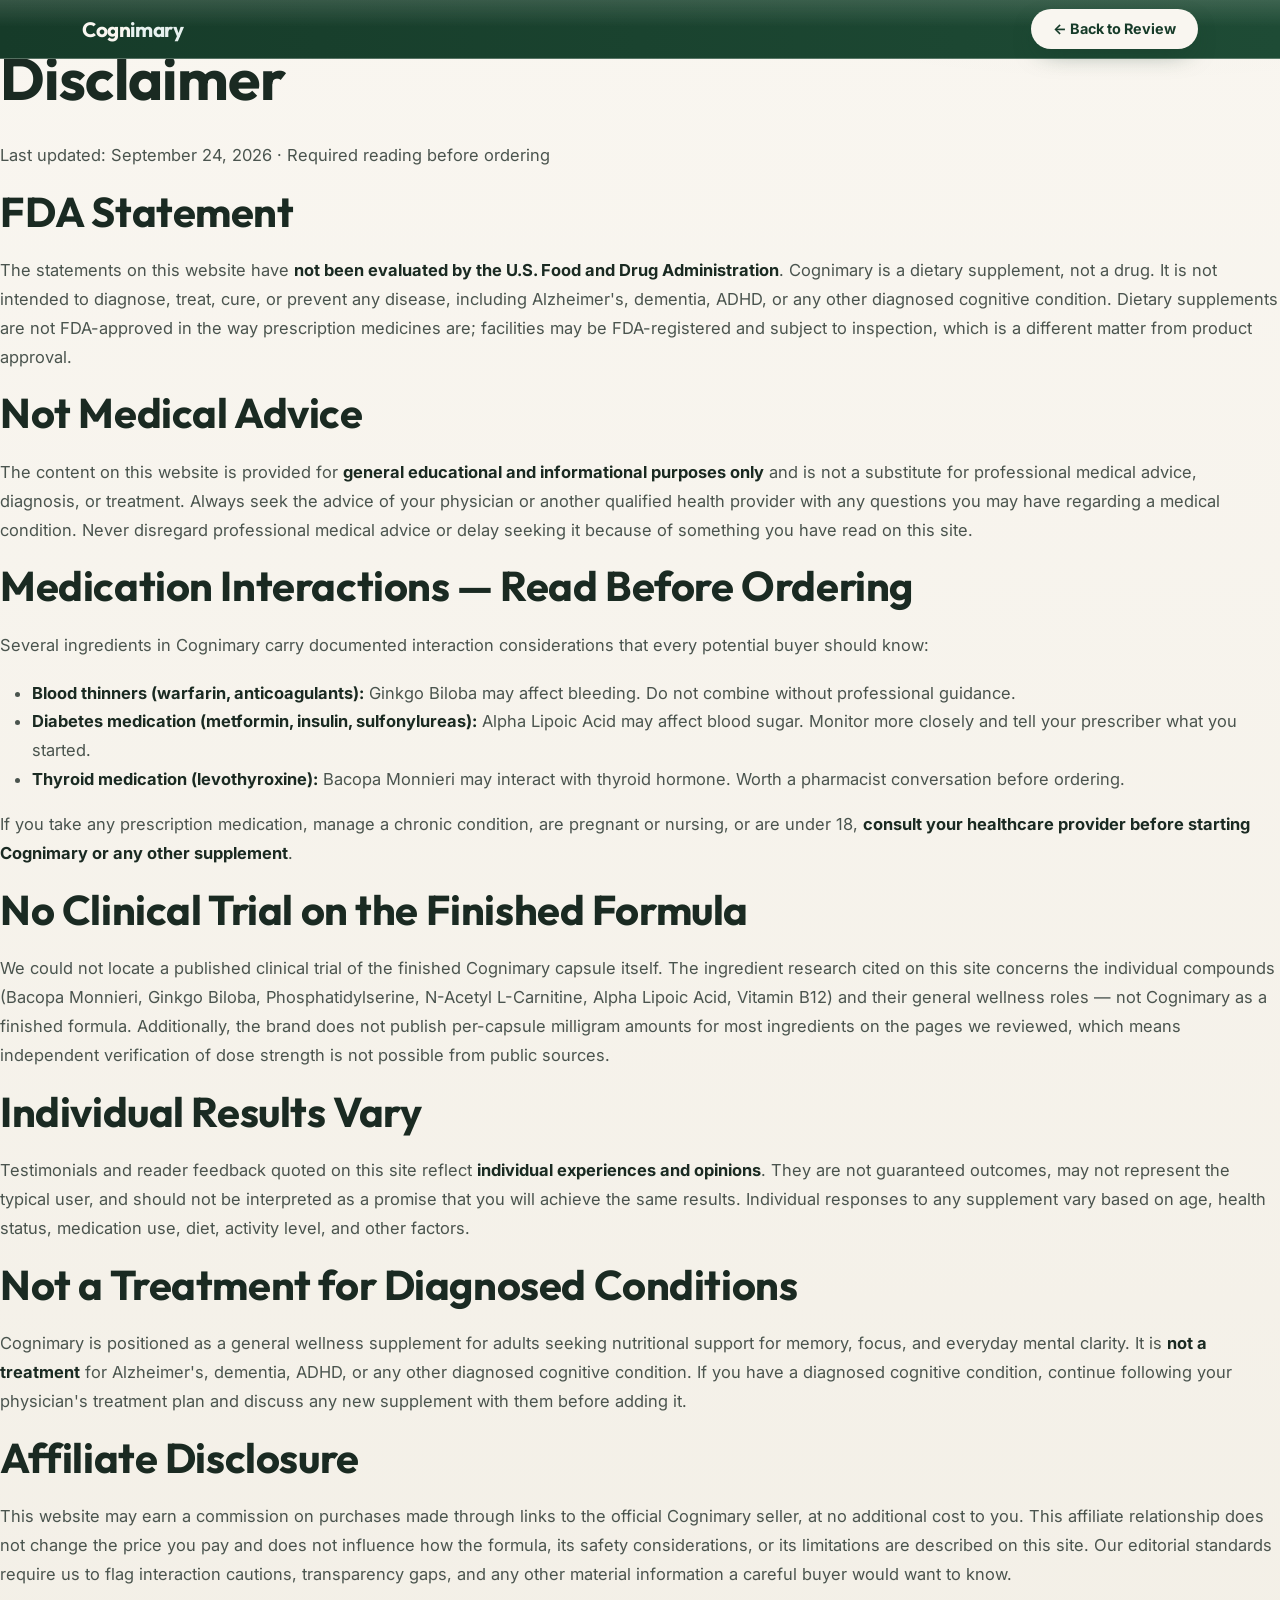
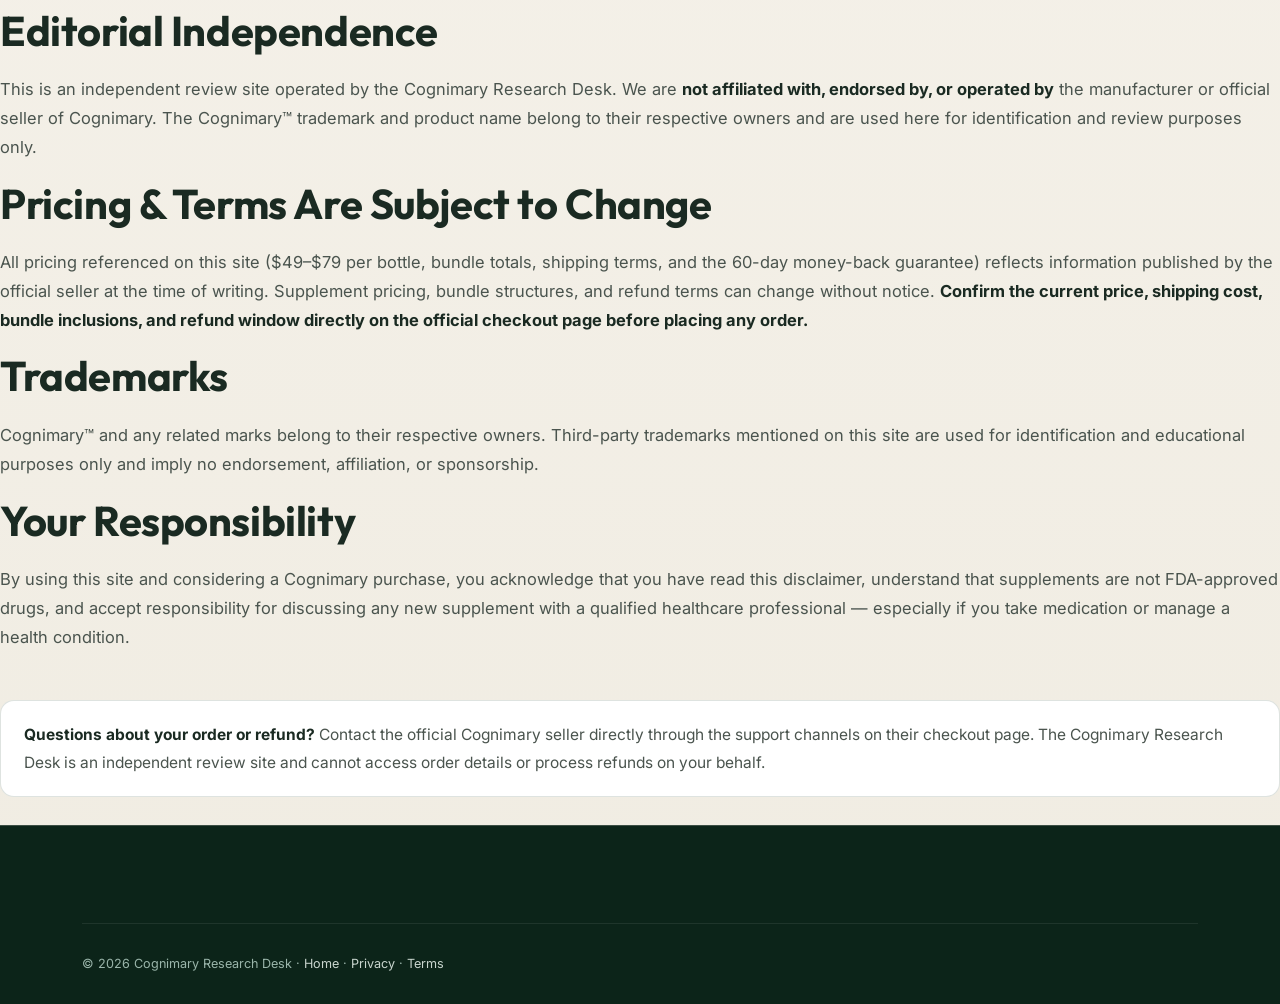
<file: disclaimer.html>
<!DOCTYPE html>
<html lang="en">
<head>
<meta charset="UTF-8">
<meta name="viewport" content="width=device-width, initial-scale=1.0">
<meta http-equiv="Content-Language" content="en">
<meta name="language" content="English">
<title>Disclaimer | Cognimary® — Independent Cognitive Health Review</title>
<meta name="description" content="Important disclaimers for the independent Cognimary review: FDA status, medical advice, medication interactions, and affiliate disclosure.">
<meta name="robots" content="noindex, follow">
<link rel="canonical" href="https://mycognimary.org/disclaimer.html">
<link rel="preconnect" href="https://fonts.googleapis.com">
<link rel="preconnect" href="https://fonts.gstatic.com" crossorigin>
<link href="https://fonts.googleapis.com/css2?family=Outfit:wght@400;600;700&family=Inter:wght@400;500;600&family=JetBrains+Mono:wght@400;500&display=swap" rel="stylesheet">
<link href="https://cdn.jsdelivr.net/npm/bootstrap@5.3.3/dist/css/bootstrap.min.css" rel="stylesheet">
<link rel="stylesheet" href="style.css">
<script type="application/ld+json">
{"@context":"https://schema.org","@type":"WebPage","name":"Disclaimer","publisher":{"@type":"Organization","name":"Cognimary Research Desk"}}
</script>
</head>
<body>
<nav class="navbar navbar-expand-lg cm-nav fixed-top">
  <div class="container">
    <a class="navbar-brand" href="index.html"><div class="cm-brandtype">Cogn<em>imary</em></div></a>
    <a href="index.html" class="cm-btn cm-btn--green cm-btn--sm">← Back to Review</a>
  </div>
</nav>

<main class="cm-page">
  <span class="cm-eyebrow">Legal</span>
  <h1>Disclaimer</h1>
  <p class="cm-meta">Last updated: September 24, 2026 · Required reading before ordering</p>

  <h2>FDA Statement</h2>
  <p>The statements on this website have <strong>not been evaluated by the U.S. Food and Drug Administration</strong>. Cognimary is a dietary supplement, not a drug. It is not intended to diagnose, treat, cure, or prevent any disease, including Alzheimer's, dementia, ADHD, or any other diagnosed cognitive condition. Dietary supplements are not FDA-approved in the way prescription medicines are; facilities may be FDA-registered and subject to inspection, which is a different matter from product approval.</p>

  <h2>Not Medical Advice</h2>
  <p>The content on this website is provided for <strong>general educational and informational purposes only</strong> and is not a substitute for professional medical advice, diagnosis, or treatment. Always seek the advice of your physician or another qualified health provider with any questions you may have regarding a medical condition. Never disregard professional medical advice or delay seeking it because of something you have read on this site.</p>

  <h2>Medication Interactions — Read Before Ordering</h2>
  <p>Several ingredients in Cognimary carry documented interaction considerations that every potential buyer should know:</p>
  <ul>
    <li><strong>Blood thinners (warfarin, anticoagulants):</strong> Ginkgo Biloba may affect bleeding. Do not combine without professional guidance.</li>
    <li><strong>Diabetes medication (metformin, insulin, sulfonylureas):</strong> Alpha Lipoic Acid may affect blood sugar. Monitor more closely and tell your prescriber what you started.</li>
    <li><strong>Thyroid medication (levothyroxine):</strong> Bacopa Monnieri may interact with thyroid hormone. Worth a pharmacist conversation before ordering.</li>
  </ul>
  <p>If you take any prescription medication, manage a chronic condition, are pregnant or nursing, or are under 18, <strong>consult your healthcare provider before starting Cognimary or any other supplement</strong>.</p>

  <h2>No Clinical Trial on the Finished Formula</h2>
  <p>We could not locate a published clinical trial of the finished Cognimary capsule itself. The ingredient research cited on this site concerns the individual compounds (Bacopa Monnieri, Ginkgo Biloba, Phosphatidylserine, N-Acetyl L-Carnitine, Alpha Lipoic Acid, Vitamin B12) and their general wellness roles — not Cognimary as a finished formula. Additionally, the brand does not publish per-capsule milligram amounts for most ingredients on the pages we reviewed, which means independent verification of dose strength is not possible from public sources.</p>

  <h2>Individual Results Vary</h2>
  <p>Testimonials and reader feedback quoted on this site reflect <strong>individual experiences and opinions</strong>. They are not guaranteed outcomes, may not represent the typical user, and should not be interpreted as a promise that you will achieve the same results. Individual responses to any supplement vary based on age, health status, medication use, diet, activity level, and other factors.</p>

  <h2>Not a Treatment for Diagnosed Conditions</h2>
  <p>Cognimary is positioned as a general wellness supplement for adults seeking nutritional support for memory, focus, and everyday mental clarity. It is <strong>not a treatment</strong> for Alzheimer's, dementia, ADHD, or any other diagnosed cognitive condition. If you have a diagnosed cognitive condition, continue following your physician's treatment plan and discuss any new supplement with them before adding it.</p>

  <h2>Affiliate Disclosure</h2>
  <p>This website may earn a commission on purchases made through links to the official Cognimary seller, at no additional cost to you. This affiliate relationship does not change the price you pay and does not influence how the formula, its safety considerations, or its limitations are described on this site. Our editorial standards require us to flag interaction cautions, transparency gaps, and any other material information a careful buyer would want to know.</p>

  <h2>Editorial Independence</h2>
  <p>This is an independent review site operated by the Cognimary Research Desk. We are <strong>not affiliated with, endorsed by, or operated by</strong> the manufacturer or official seller of Cognimary. The Cognimary™ trademark and product name belong to their respective owners and are used here for identification and review purposes only.</p>

  <h2>Pricing & Terms Are Subject to Change</h2>
  <p>All pricing referenced on this site ($49–$79 per bottle, bundle totals, shipping terms, and the 60-day money-back guarantee) reflects information published by the official seller at the time of writing. Supplement pricing, bundle structures, and refund terms can change without notice. <strong>Confirm the current price, shipping cost, bundle inclusions, and refund window directly on the official checkout page before placing any order.</strong></p>

  <h2>Trademarks</h2>
  <p>Cognimary™ and any related marks belong to their respective owners. Third-party trademarks mentioned on this site are used for identification and educational purposes only and imply no endorsement, affiliation, or sponsorship.</p>

  <h2>Your Responsibility</h2>
  <p>By using this site and considering a Cognimary purchase, you acknowledge that you have read this disclaimer, understand that supplements are not FDA-approved drugs, and accept responsibility for discussing any new supplement with a qualified healthcare professional — especially if you take medication or manage a health condition.</p>

  <div class="cm-note mt-5">
    <p><strong>Questions about your order or refund?</strong> Contact the official Cognimary seller directly through the support channels on their checkout page. The Cognimary Research Desk is an independent review site and cannot access order details or process refunds on your behalf.</p>
  </div>
</main>

<footer class="cm-foot">
  <div class="container">
    <div class="cm-legal">
      <p>© 2026 Cognimary Research Desk · <a href="index.html">Home</a> · <a href="privacy-policy.html">Privacy</a> · <a href="terms-conditions.html">Terms</a></p>
    </div>
  </div>
</footer>
</body>
</html>
</file>
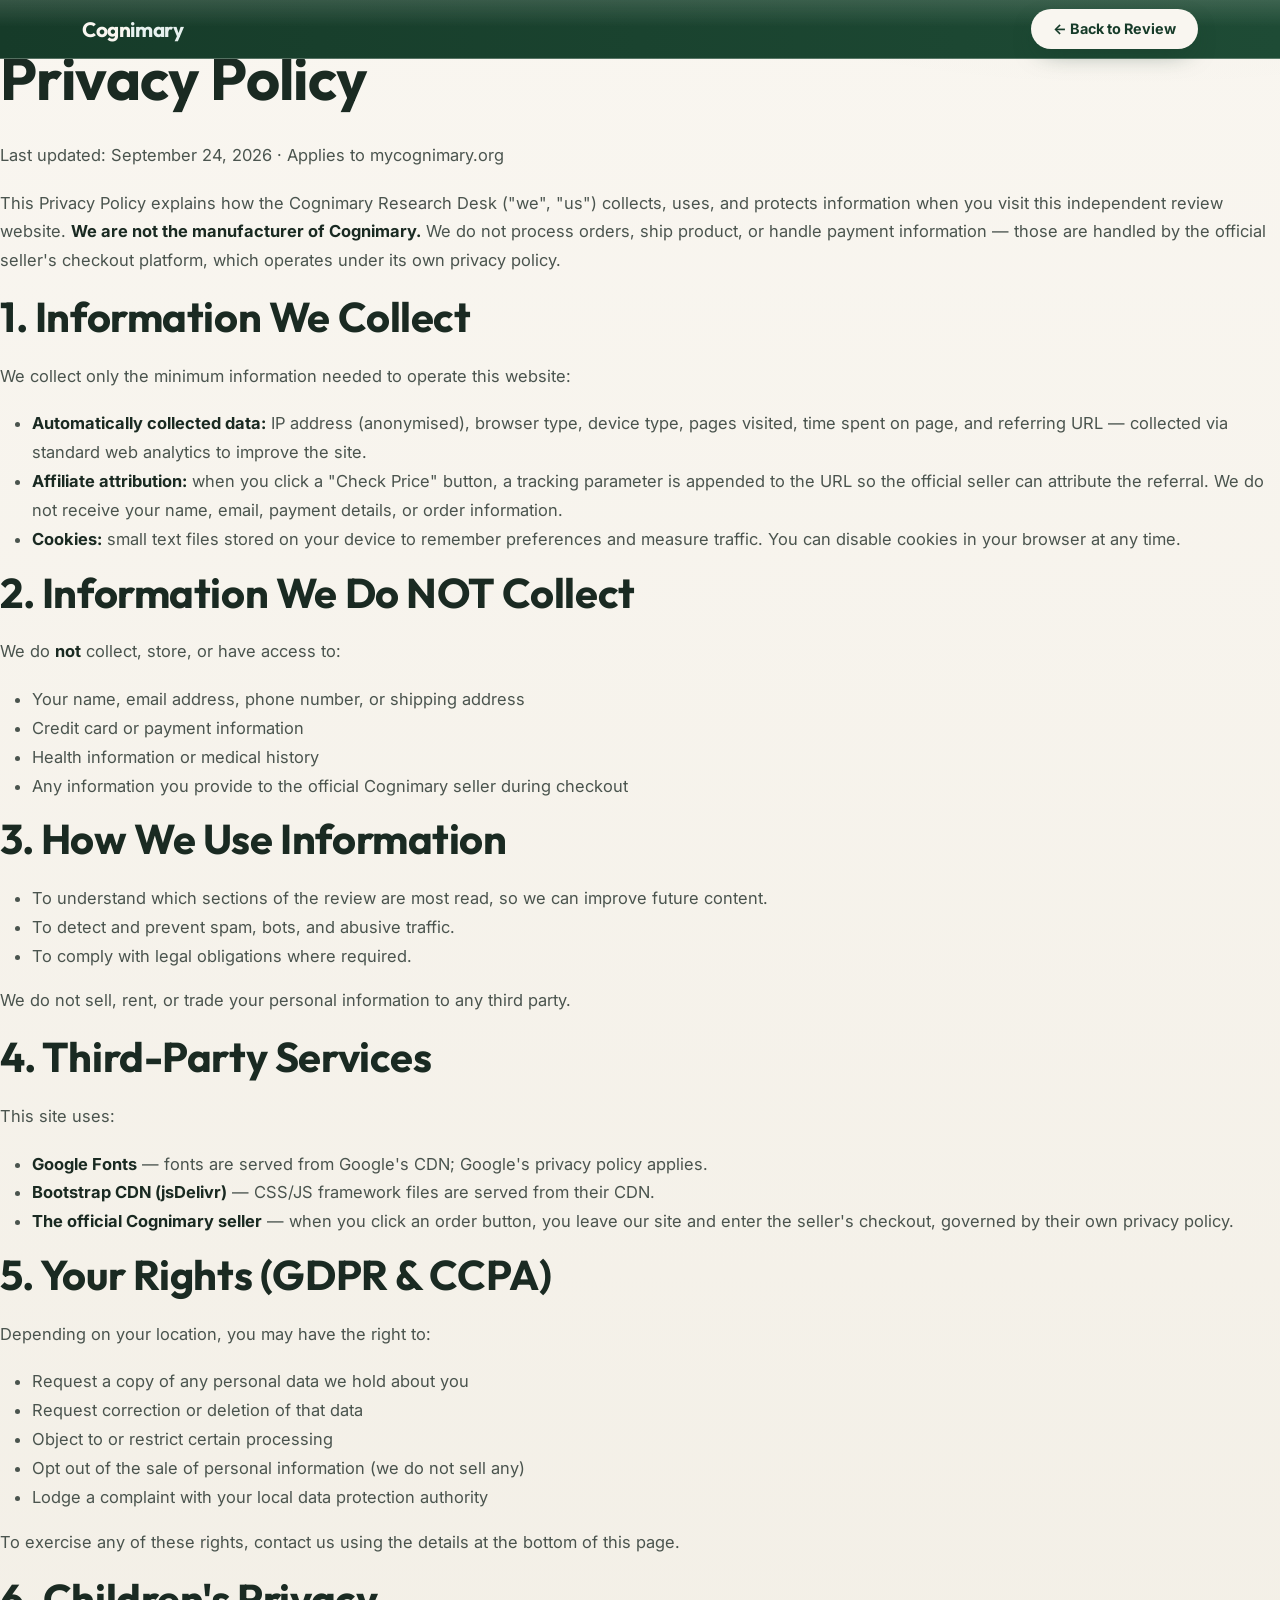
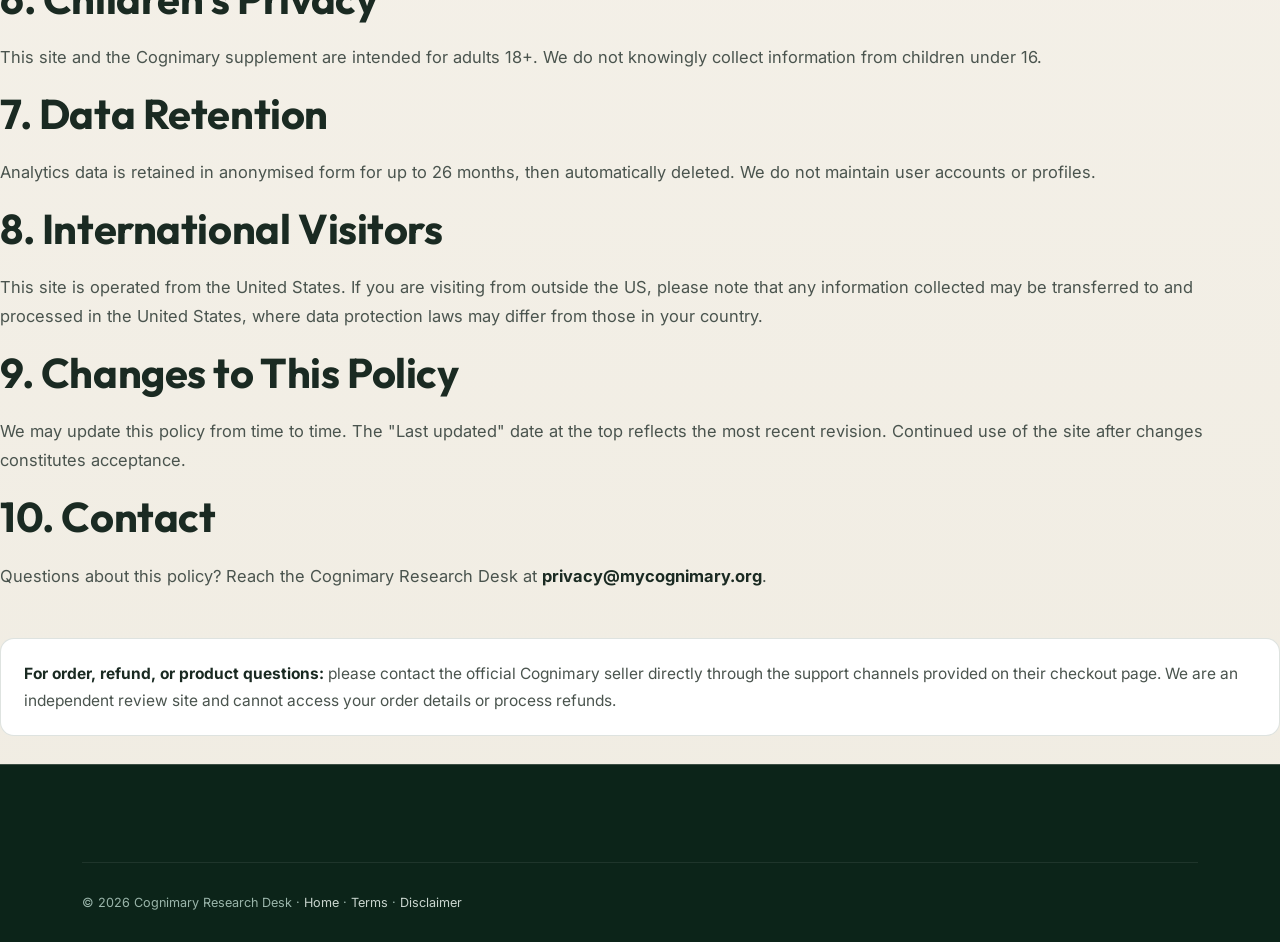
<file: privacy-policy.html>
<!DOCTYPE html>
<html lang="en">
<head>
<meta charset="UTF-8">
<meta name="viewport" content="width=device-width, initial-scale=1.0">
<meta http-equiv="Content-Language" content="en">
<meta name="language" content="English">
<title>Privacy Policy | Cognimary® — Independent Cognitive Health Review</title>
<meta name="description" content="Cognimary review site privacy policy. How we handle visitor data, cookies, affiliate attribution, and your rights under GDPR and CCPA.">
<meta name="robots" content="noindex, follow">
<link rel="canonical" href="https://mycognimary.org/privacy-policy.html">
<link rel="preconnect" href="https://fonts.googleapis.com">
<link rel="preconnect" href="https://fonts.gstatic.com" crossorigin>
<link href="https://fonts.googleapis.com/css2?family=Outfit:wght@400;600;700&family=Inter:wght@400;500;600&family=JetBrains+Mono:wght@400;500&display=swap" rel="stylesheet">
<link href="https://cdn.jsdelivr.net/npm/bootstrap@5.3.3/dist/css/bootstrap.min.css" rel="stylesheet">
<link rel="stylesheet" href="style.css">
<script type="application/ld+json">
{"@context":"https://schema.org","@type":"WebPage","name":"Privacy Policy","publisher":{"@type":"Organization","name":"Cognimary Research Desk"}}
</script>
</head>
<body>
<nav class="navbar navbar-expand-lg cm-nav fixed-top">
  <div class="container">
    <a class="navbar-brand" href="index.html"><div class="cm-brandtype">Cogn<em>imary</em></div></a>
    <a href="index.html" class="cm-btn cm-btn--green cm-btn--sm">← Back to Review</a>
  </div>
</nav>

<main class="cm-page">
  <span class="cm-eyebrow">Legal</span>
  <h1>Privacy Policy</h1>
  <p class="cm-meta">Last updated: September 24, 2026 · Applies to mycognimary.org</p>

  <p>This Privacy Policy explains how the Cognimary Research Desk ("we", "us") collects, uses, and protects information when you visit this independent review website. <strong>We are not the manufacturer of Cognimary.</strong> We do not process orders, ship product, or handle payment information — those are handled by the official seller's checkout platform, which operates under its own privacy policy.</p>

  <h2>1. Information We Collect</h2>
  <p>We collect only the minimum information needed to operate this website:</p>
  <ul>
    <li><strong>Automatically collected data:</strong> IP address (anonymised), browser type, device type, pages visited, time spent on page, and referring URL — collected via standard web analytics to improve the site.</li>
    <li><strong>Affiliate attribution:</strong> when you click a "Check Price" button, a tracking parameter is appended to the URL so the official seller can attribute the referral. We do not receive your name, email, payment details, or order information.</li>
    <li><strong>Cookies:</strong> small text files stored on your device to remember preferences and measure traffic. You can disable cookies in your browser at any time.</li>
  </ul>

  <h2>2. Information We Do NOT Collect</h2>
  <p>We do <strong>not</strong> collect, store, or have access to:</p>
  <ul>
    <li>Your name, email address, phone number, or shipping address</li>
    <li>Credit card or payment information</li>
    <li>Health information or medical history</li>
    <li>Any information you provide to the official Cognimary seller during checkout</li>
  </ul>

  <h2>3. How We Use Information</h2>
  <ul>
    <li>To understand which sections of the review are most read, so we can improve future content.</li>
    <li>To detect and prevent spam, bots, and abusive traffic.</li>
    <li>To comply with legal obligations where required.</li>
  </ul>
  <p>We do not sell, rent, or trade your personal information to any third party.</p>

  <h2>4. Third-Party Services</h2>
  <p>This site uses:</p>
  <ul>
    <li><strong>Google Fonts</strong> — fonts are served from Google's CDN; Google's privacy policy applies.</li>
    <li><strong>Bootstrap CDN (jsDelivr)</strong> — CSS/JS framework files are served from their CDN.</li>
    <li><strong>The official Cognimary seller</strong> — when you click an order button, you leave our site and enter the seller's checkout, governed by their own privacy policy.</li>
  </ul>

  <h2>5. Your Rights (GDPR & CCPA)</h2>
  <p>Depending on your location, you may have the right to:</p>
  <ul>
    <li>Request a copy of any personal data we hold about you</li>
    <li>Request correction or deletion of that data</li>
    <li>Object to or restrict certain processing</li>
    <li>Opt out of the sale of personal information (we do not sell any)</li>
    <li>Lodge a complaint with your local data protection authority</li>
  </ul>
  <p>To exercise any of these rights, contact us using the details at the bottom of this page.</p>

  <h2>6. Children's Privacy</h2>
  <p>This site and the Cognimary supplement are intended for adults 18+. We do not knowingly collect information from children under 16.</p>

  <h2>7. Data Retention</h2>
  <p>Analytics data is retained in anonymised form for up to 26 months, then automatically deleted. We do not maintain user accounts or profiles.</p>

  <h2>8. International Visitors</h2>
  <p>This site is operated from the United States. If you are visiting from outside the US, please note that any information collected may be transferred to and processed in the United States, where data protection laws may differ from those in your country.</p>

  <h2>9. Changes to This Policy</h2>
  <p>We may update this policy from time to time. The "Last updated" date at the top reflects the most recent revision. Continued use of the site after changes constitutes acceptance.</p>

  <h2>10. Contact</h2>
  <p>Questions about this policy? Reach the Cognimary Research Desk at <strong>privacy@mycognimary.org</strong>.</p>

  <div class="cm-note mt-5">
    <p><strong>For order, refund, or product questions:</strong> please contact the official Cognimary seller directly through the support channels provided on their checkout page. We are an independent review site and cannot access your order details or process refunds.</p>
  </div>
</main>

<footer class="cm-foot">
  <div class="container">
    <div class="cm-legal">
      <p>© 2026 Cognimary Research Desk · <a href="index.html">Home</a> · <a href="terms-conditions.html">Terms</a> · <a href="disclaimer.html">Disclaimer</a></p>
    </div>
  </div>
</footer>
</body>
</html>
</file>
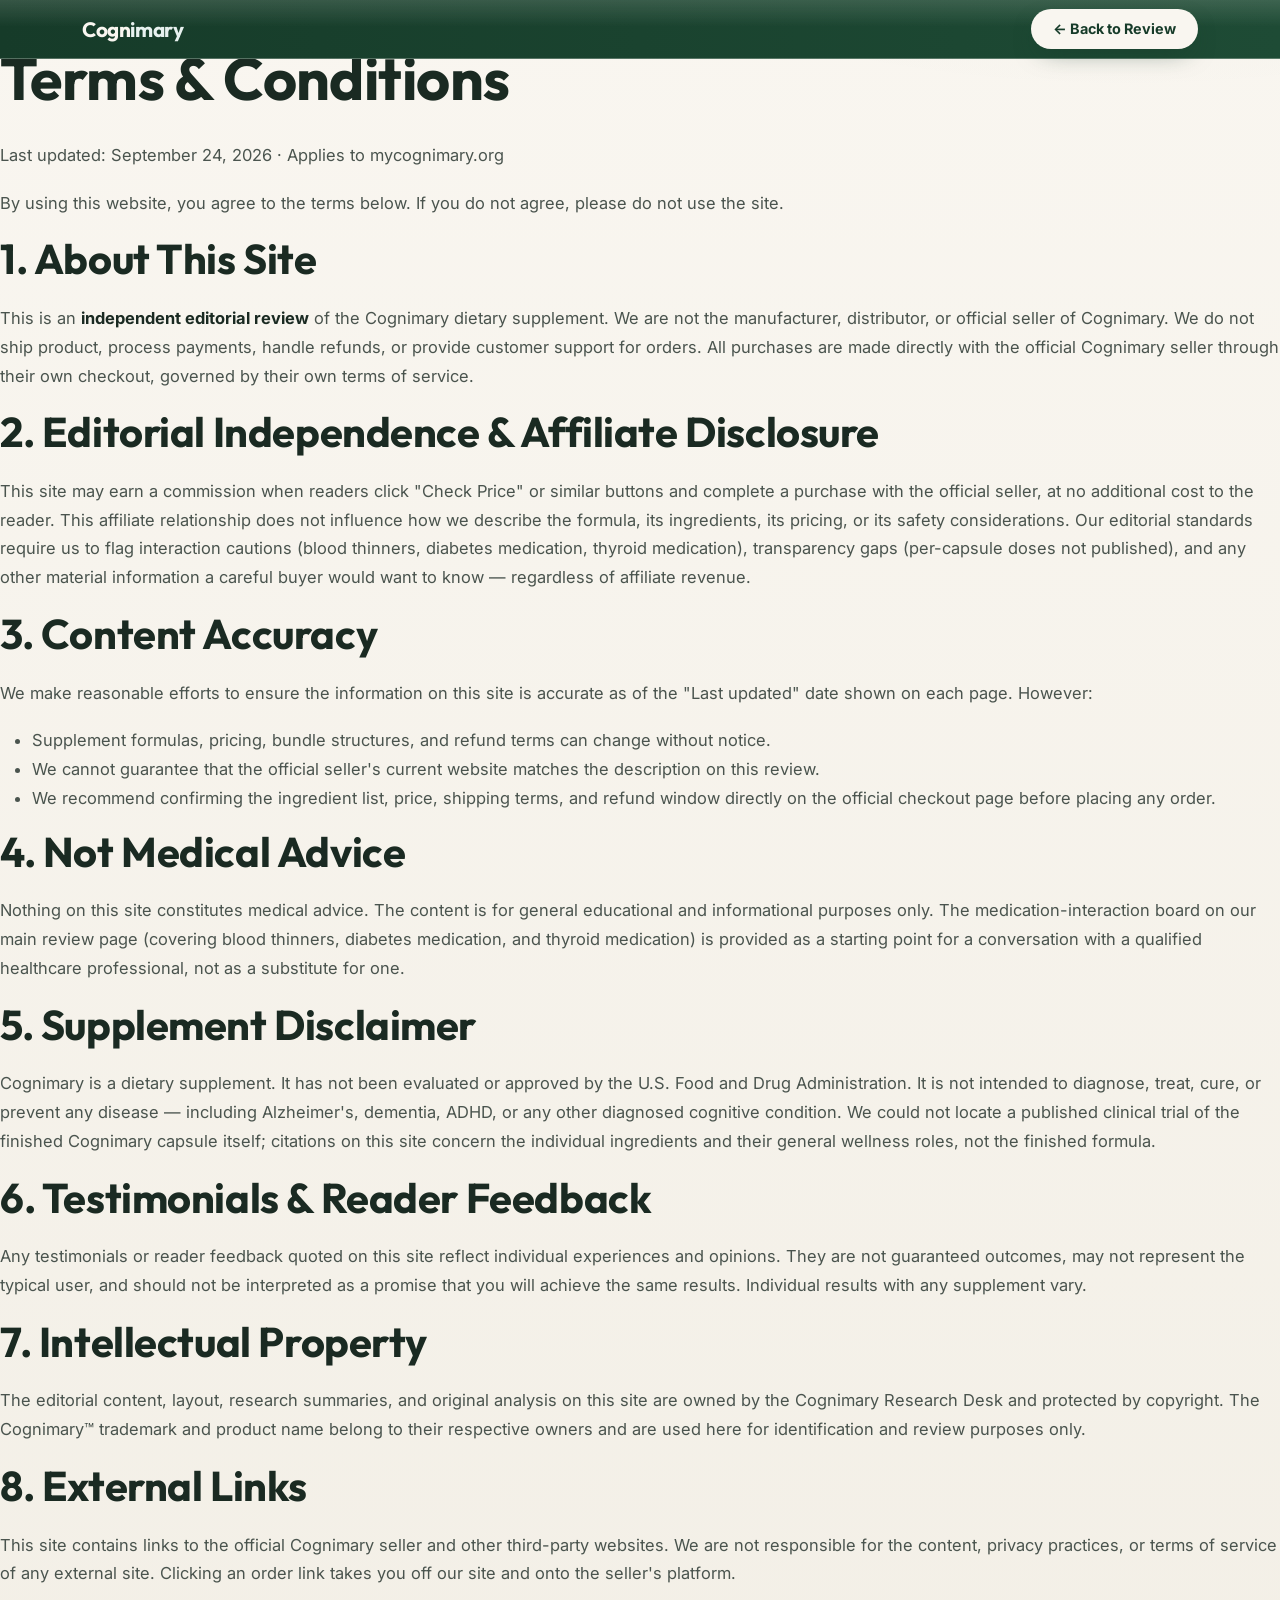
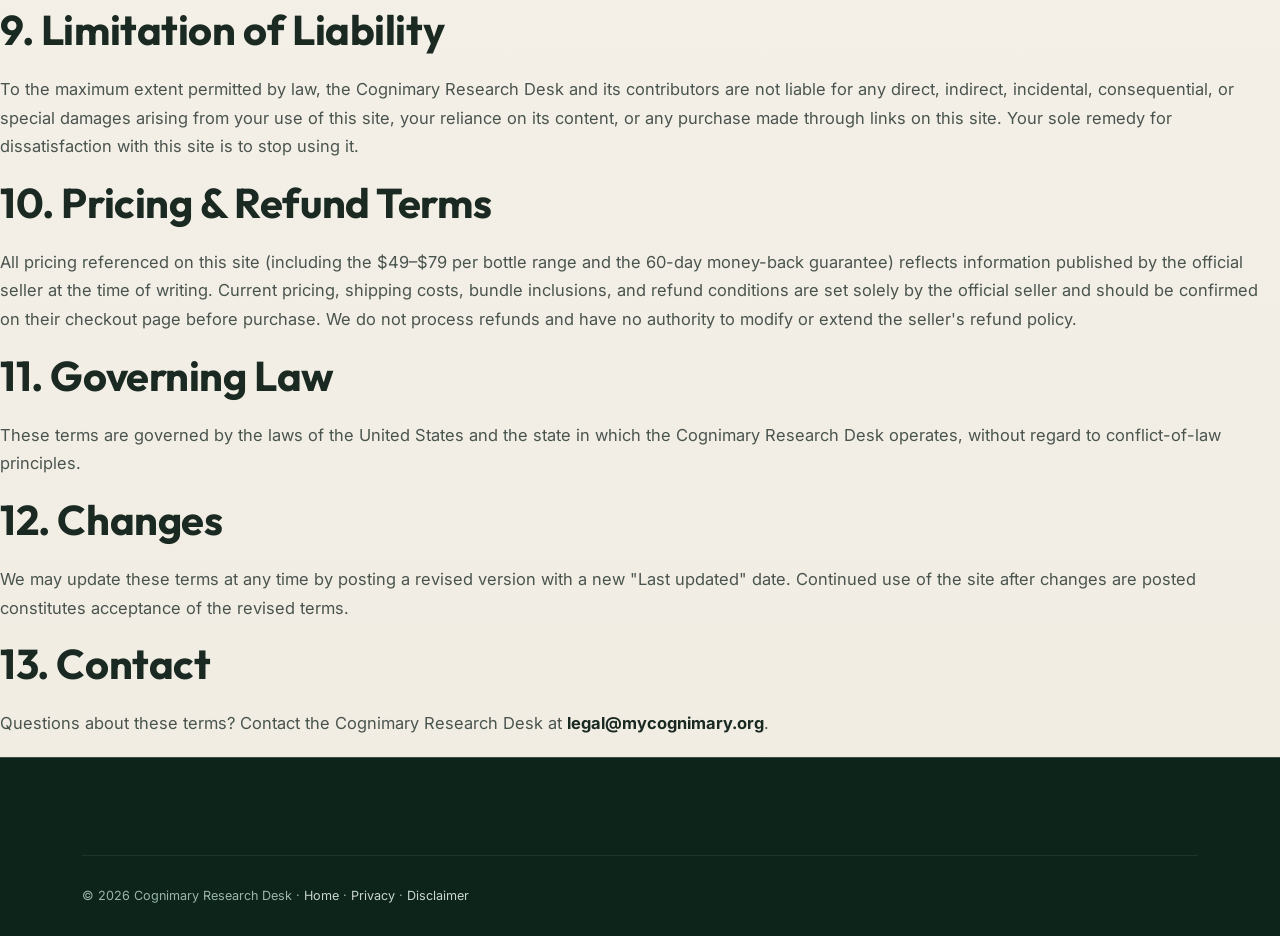
<file: terms-conditions.html>
<!DOCTYPE html>
<html lang="en">
<head>
<meta charset="UTF-8">
<meta name="viewport" content="width=device-width, initial-scale=1.0">
<meta http-equiv="Content-Language" content="en">
<meta name="language" content="English">
<title>Terms & Conditions | Cognimary® — Independent Cognitive Health Review</title>
<meta name="description" content="Terms of use for the independent Cognimary review website. Covers affiliate rules, content accuracy, and official seller boundaries.">
<meta name="robots" content="noindex, follow">
<link rel="canonical" href="https://mycognimary.org/terms-conditions.html">
<link rel="preconnect" href="https://fonts.googleapis.com">
<link rel="preconnect" href="https://fonts.gstatic.com" crossorigin>
<link href="https://fonts.googleapis.com/css2?family=Outfit:wght@400;600;700&family=Inter:wght@400;500;600&family=JetBrains+Mono:wght@400;500&display=swap" rel="stylesheet">
<link href="https://cdn.jsdelivr.net/npm/bootstrap@5.3.3/dist/css/bootstrap.min.css" rel="stylesheet">
<link rel="stylesheet" href="style.css">
<script type="application/ld+json">
{"@context":"https://schema.org","@type":"WebPage","name":"Terms and Conditions","publisher":{"@type":"Organization","name":"Cognimary Research Desk"}}
</script>
</head>
<body>
<nav class="navbar navbar-expand-lg cm-nav fixed-top">
  <div class="container">
    <a class="navbar-brand" href="index.html"><div class="cm-brandtype">Cogn<em>imary</em></div></a>
    <a href="index.html" class="cm-btn cm-btn--green cm-btn--sm">← Back to Review</a>
  </div>
</nav>

<main class="cm-page">
  <span class="cm-eyebrow">Legal</span>
  <h1>Terms & Conditions</h1>
  <p class="cm-meta">Last updated: September 24, 2026 · Applies to mycognimary.org</p>

  <p>By using this website, you agree to the terms below. If you do not agree, please do not use the site.</p>

  <h2>1. About This Site</h2>
  <p>This is an <strong>independent editorial review</strong> of the Cognimary dietary supplement. We are not the manufacturer, distributor, or official seller of Cognimary. We do not ship product, process payments, handle refunds, or provide customer support for orders. All purchases are made directly with the official Cognimary seller through their own checkout, governed by their own terms of service.</p>

  <h2>2. Editorial Independence & Affiliate Disclosure</h2>
  <p>This site may earn a commission when readers click "Check Price" or similar buttons and complete a purchase with the official seller, at no additional cost to the reader. This affiliate relationship does not influence how we describe the formula, its ingredients, its pricing, or its safety considerations. Our editorial standards require us to flag interaction cautions (blood thinners, diabetes medication, thyroid medication), transparency gaps (per-capsule doses not published), and any other material information a careful buyer would want to know — regardless of affiliate revenue.</p>

  <h2>3. Content Accuracy</h2>
  <p>We make reasonable efforts to ensure the information on this site is accurate as of the "Last updated" date shown on each page. However:</p>
  <ul>
    <li>Supplement formulas, pricing, bundle structures, and refund terms can change without notice.</li>
    <li>We cannot guarantee that the official seller's current website matches the description on this review.</li>
    <li>We recommend confirming the ingredient list, price, shipping terms, and refund window directly on the official checkout page before placing any order.</li>
  </ul>

  <h2>4. Not Medical Advice</h2>
  <p>Nothing on this site constitutes medical advice. The content is for general educational and informational purposes only. The medication-interaction board on our main review page (covering blood thinners, diabetes medication, and thyroid medication) is provided as a starting point for a conversation with a qualified healthcare professional, not as a substitute for one.</p>

  <h2>5. Supplement Disclaimer</h2>
  <p>Cognimary is a dietary supplement. It has not been evaluated or approved by the U.S. Food and Drug Administration. It is not intended to diagnose, treat, cure, or prevent any disease — including Alzheimer's, dementia, ADHD, or any other diagnosed cognitive condition. We could not locate a published clinical trial of the finished Cognimary capsule itself; citations on this site concern the individual ingredients and their general wellness roles, not the finished formula.</p>

  <h2>6. Testimonials & Reader Feedback</h2>
  <p>Any testimonials or reader feedback quoted on this site reflect individual experiences and opinions. They are not guaranteed outcomes, may not represent the typical user, and should not be interpreted as a promise that you will achieve the same results. Individual results with any supplement vary.</p>

  <h2>7. Intellectual Property</h2>
  <p>The editorial content, layout, research summaries, and original analysis on this site are owned by the Cognimary Research Desk and protected by copyright. The Cognimary™ trademark and product name belong to their respective owners and are used here for identification and review purposes only.</p>

  <h2>8. External Links</h2>
  <p>This site contains links to the official Cognimary seller and other third-party websites. We are not responsible for the content, privacy practices, or terms of service of any external site. Clicking an order link takes you off our site and onto the seller's platform.</p>

  <h2>9. Limitation of Liability</h2>
  <p>To the maximum extent permitted by law, the Cognimary Research Desk and its contributors are not liable for any direct, indirect, incidental, consequential, or special damages arising from your use of this site, your reliance on its content, or any purchase made through links on this site. Your sole remedy for dissatisfaction with this site is to stop using it.</p>

  <h2>10. Pricing & Refund Terms</h2>
  <p>All pricing referenced on this site (including the $49–$79 per bottle range and the 60-day money-back guarantee) reflects information published by the official seller at the time of writing. Current pricing, shipping costs, bundle inclusions, and refund conditions are set solely by the official seller and should be confirmed on their checkout page before purchase. We do not process refunds and have no authority to modify or extend the seller's refund policy.</p>

  <h2>11. Governing Law</h2>
  <p>These terms are governed by the laws of the United States and the state in which the Cognimary Research Desk operates, without regard to conflict-of-law principles.</p>

  <h2>12. Changes</h2>
  <p>We may update these terms at any time by posting a revised version with a new "Last updated" date. Continued use of the site after changes are posted constitutes acceptance of the revised terms.</p>

  <h2>13. Contact</h2>
  <p>Questions about these terms? Contact the Cognimary Research Desk at <strong>legal@mycognimary.org</strong>.</p>
</main>

<footer class="cm-foot">
  <div class="container">
    <div class="cm-legal">
      <p>© 2026 Cognimary Research Desk · <a href="index.html">Home</a> · <a href="privacy-policy.html">Privacy</a> · <a href="disclaimer.html">Disclaimer</a></p>
    </div>
  </div>
</footer>
</body>
</html>
</file>
<file: style.css>
/* ============================================================
Cognimary — "Forest & Mint" Editorial Theme (Bootstrap 5.3 layer)
Palette : forest #163B29 | forest-lt #2E5B45 | forest-dd #0C2419
          mint #E7F1EF | cream #F9F6F0 | card #FFFFFF
          gold accent (trust chips) #B8860B
Type    : Outfit (display) + Inter (body) + JetBrains Mono (mono)
============================================================ */
:root{
  --cm-forest:#163B29;
  --cm-forest-lt:#2E5B45;
  --cm-forest-dd:#0C2419;
  --cm-forest-2:#1E4B35;
  --cm-mint:#E7F1EF;
  --cm-mint-2:#D8E8E4;
  --cm-cream:#F9F6F0;
  --cm-cream-2:#F0ECE2;
  --cm-card:#FFFFFF;
  --cm-line:#D5D0C4;
  --cm-line-soft:#E5E1D5;
  --cm-card-line:rgba(22,59,41,.14);
  --cm-ink:#1A2A22;
  --cm-body:#4A544E;
  --cm-muted:#7A8582;
  --cm-deep-text:#EDE8DA;
  --cm-deep-mut:#B9CFC6;
  --cm-forest-tint:rgba(22,59,41,.05);
  --cm-cream-sheen:rgba(249,246,240,.14);
  --cm-yes:#3E7A5E;
  --cm-no:#B4544C;
  --cm-grad:linear-gradient(135deg,#2E5B45 0%,#163B29 100%);
  --cm-grad-d:linear-gradient(150deg,#1E4B35 0%,#163B29 100%);
  --cm-display:"Outfit",-apple-system,BlinkMacSystemFont,"Segoe UI",sans-serif;
  --cm-body-f:"Inter",-apple-system,BlinkMacSystemFont,"Segoe UI",sans-serif;
  --cm-mono:"JetBrains Mono",ui-monospace,SFMono-Regular,Menlo,monospace;
  --cm-r:14px;
  --cm-r-sm:9px;
  --cm-sh:0 2px 4px rgba(26,42,34,.05),0 18px 40px -18px rgba(26,42,34,.14);
  --cm-glow:0 0 0 1px rgba(22,59,41,.35),0 18px 46px -18px rgba(22,59,41,.4);
}

*,*::before,*::after{box-sizing:border-box}
html{-webkit-text-size-adjust:100%;scroll-behavior:smooth;scroll-padding-top:80px}
@media (prefers-reduced-motion:reduce){
  html{scroll-behavior:auto}
  *,*::before,*::after{animation-duration:.001ms!important;transition-duration:.001ms!important}
}
body{
  margin:0;
  background:
    radial-gradient(1100px 480px at 88% -8%, var(--cm-forest-tint), transparent 62%),
    radial-gradient(900px 420px at -10% 108%, var(--cm-forest-tint), transparent 60%),
    linear-gradient(180deg, var(--cm-cream) 0%, var(--cm-cream-2) 100%);
  color:var(--cm-body);
  font-family:var(--cm-body-f);font-size:16.5px;line-height:1.75;
  -webkit-font-smoothing:antialiased;overflow-x:hidden;
}
img{max-width:100%;height:auto}
img,figure img,section img,.cm-card img,.cm-pack img{display:block!important;margin-left:auto!important;margin-right:auto!important;}
figure{margin:0;text-align:center}
.mx-auto{margin-left:auto!important;margin-right:auto!important}
a{color:var(--cm-forest-lt);text-decoration:none;text-underline-offset:3px}
a:hover{color:var(--cm-forest);text-decoration:underline}
:focus-visible{outline:none;box-shadow:0 0 0 3px rgba(22,59,41,.45);border-radius:4px}
h1,h2,h3,h4{font-family:var(--cm-display);font-weight:700;line-height:1.12;letter-spacing:-.01em;margin:0 0 .5em;color:var(--cm-ink)}
h1{font-size:clamp(2.1rem,5.6vw,3.7rem)}
h2{font-size:clamp(1.65rem,4vw,2.6rem)}
h3{font-size:clamp(1.12rem,2.4vw,1.42rem)}
h4{font-size:1rem;letter-spacing:0}
p{margin:0 0 1.15em}
strong,b{color:var(--cm-ink);font-weight:700}
.cm-mid{text-align:center}
.cm-small{font-size:.8rem;color:var(--cm-muted);line-height:1.65}
.cm-skip{position:absolute;left:-9999px;top:0;background:var(--cm-forest);color:var(--cm-cream);padding:.8rem 1.2rem;z-index:2000;border-radius:0 0 8px 0;font-weight:700}
.cm-skip:focus{left:0}

/* ── Buttons ──────────────────────────────────────────────── */
.cm-btn{
  display:inline-flex;align-items:center;justify-content:center;gap:.55rem;
  font-family:var(--cm-body-f);font-weight:700;font-size:.98rem;
  padding:.92rem 1.9rem;border-radius:999px;border:2px solid transparent;
  cursor:pointer;text-align:center;line-height:1.25;text-decoration:none;
  transition:transform .18s ease,box-shadow .18s ease,background .18s ease,color .18s ease;
}
.cm-btn:hover{text-decoration:none}
.cm-btn--green{background:var(--cm-grad);color:#fff;box-shadow:0 10px 26px -10px rgba(22,59,41,.6)}
.cm-btn--green:hover{color:#fff;transform:translateY(-2px);box-shadow:0 14px 34px -10px rgba(22,59,41,.85)}
.cm-btn--ghost{background:transparent;color:var(--cm-forest);border-color:rgba(22,59,41,.45)}
.cm-btn--ghost:hover{background:rgba(22,59,41,.08);border-color:var(--cm-forest);color:var(--cm-forest)}
.cm-sec--deep .cm-btn--ghost{color:var(--cm-deep-text);border-color:rgba(237,232,218,.4)}
.cm-btn--full{width:100%}
.cm-btn--sm{padding:.58rem 1.25rem;font-size:.9rem}

/* ── Conversion Micro-Copy & Trust ────────────────────────── */
.cm-cta-micro{display:flex;flex-wrap:wrap;gap:6px 18px;font-size:.78rem;font-weight:600;color:var(--cm-muted);margin:0 0 .6rem}
.cm-cta-micro i{color:var(--cm-forest-lt);margin-right:4px}
.cm-sec--deep .cm-cta-micro{color:var(--cm-deep-mut)}
.cm-sec--deep .cm-cta-micro i{color:var(--cm-deep-text)}
.cm-cta-price{font-size:.95rem;color:var(--cm-body);margin:0 0 1.2rem}
.cm-cta-price strong{color:var(--cm-forest)}
.cm-sec--deep .cm-cta-price{color:var(--cm-deep-mut)}
.cm-sec--deep .cm-cta-price strong{color:var(--cm-deep-text)}
.cm-jump{font-size:.85rem;font-weight:600;color:var(--cm-forest-lt);text-decoration:underline;text-underline-offset:3px}
.cm-jump:hover{color:var(--cm-forest)}
.cm-rate-line{text-align:center;font-size:.95rem;color:var(--cm-body);margin:0 0 1.4rem}
.cm-rate-line strong{color:var(--cm-ink)}
.cm-stars{color:#B8860B;letter-spacing:2px}
.cm-obj{display:flex;flex-wrap:wrap;gap:10px 14px;justify-content:center;margin:0 0 2rem}
.cm-obj span{background:var(--cm-card);border:1px solid var(--cm-card-line);border-radius:999px;padding:.45rem 1rem;font-size:.8rem;font-weight:600;color:var(--cm-body)}
.cm-obj--care{border-color:rgba(180,84,76,.4)!important;color:#7C332D!important;background:#FBEDEC!important}
.cm-steps3{display:grid;grid-template-columns:repeat(3,minmax(0,1fr));gap:14px;margin-top:2rem}
.cm-steps3 > div{background:var(--cm-card);border:1px solid var(--cm-card-line);border-radius:var(--cm-r);padding:1.1rem 1.2rem}
.cm-steps3 span{display:inline-flex;width:26px;height:26px;border-radius:50%;background:var(--cm-forest);color:var(--cm-cream);font-weight:700;font-size:.8rem;align-items:center;justify-content:center;margin-bottom:.5rem}
.cm-steps3 b{display:block;color:var(--cm-ink);margin-bottom:.25rem}
.cm-steps3 p{font-size:.85rem;color:var(--cm-muted);margin:0}
@media(max-width:768px){.cm-steps3{grid-template-columns:1fr}}
.cm-perday{font-family:var(--cm-mono);font-size:.72rem;letter-spacing:.06em;color:var(--cm-forest-lt);margin:.2rem 0 .8rem}
.cm-stats{display:grid;grid-template-columns:repeat(4,minmax(0,1fr));gap:14px;margin:2.4rem 0 0}
.cm-stats > div{background:var(--cm-card);border:1px solid var(--cm-card-line);border-radius:var(--cm-r);padding:1.15rem .8rem;text-align:center;box-shadow:var(--cm-sh)}
.cm-stats b{display:block;font-family:var(--cm-display);font-size:1.7rem;color:var(--cm-forest);line-height:1.1}
.cm-stats span{font-family:var(--cm-mono);font-size:.6rem;letter-spacing:.12em;text-transform:uppercase;color:var(--cm-muted)}
@media(max-width:640px){.cm-stats{grid-template-columns:1fr 1fr}}

/* ── Navbar : forest + cream sheen ────────────────────────── */
.cm-nav{
  background:linear-gradient(180deg, var(--cm-cream-sheen), rgba(249,246,240,0) 46%),linear-gradient(90deg, var(--cm-forest) 0%, var(--cm-forest-2) 100%);
  backdrop-filter:blur(14px);-webkit-backdrop-filter:blur(14px);
  border-bottom:1px solid rgba(249,246,240,.16);padding:.55rem 0;
}
.cm-nav .navbar-brand{display:flex;align-items:center;gap:.6rem;padding:0}
.cm-brandtype{font-family:var(--cm-display);font-size:1.3rem;font-weight:700;letter-spacing:-.02em;color:var(--cm-cream);line-height:1}
.cm-brandtype em{font-style:normal;color:var(--cm-mint)}
.cm-nav .nav-link{font-family:var(--cm-body-f);font-size:.93rem;font-weight:600;color:var(--cm-cream);padding:.5rem .85rem;border-radius:999px;transition:color .16s,background .16s}
.cm-nav .nav-link:hover,.cm-nav .nav-link:focus{color:#fff;background:rgba(255,255,255,.08)}
.cm-nav .nav-link.active{color:var(--cm-mint);background:rgba(249,246,240,.12)}
.cm-nav .cm-btn{color:var(--cm-forest)!important;background:var(--cm-cream)!important}
.cm-nav .cm-btn:hover{background:#fff!important;color:var(--cm-forest-dd)!important}
.cm-nav .navbar-toggler{border:1px solid rgba(249,246,240,.35);padding:.42rem .6rem;border-radius:10px}
.cm-nav .navbar-toggler:focus{box-shadow:none}
.cm-nav .navbar-toggler-icon{background-image:url("data:image/svg+xml,%3csvg xmlns='http://www.w3.org/2000/svg' viewBox='0 0 30 30'%3e%3cpath stroke='rgba(249,246,240,0.9)' stroke-width='2' stroke-linecap='round' d='M4 7h22M4 15h22M4 23h22'/%3e%3c/svg%3e")}
@media(max-width:991.98px){
  .cm-nav .navbar-collapse{background:var(--cm-forest);border:1px solid rgba(249,246,240,.18);border-radius:var(--cm-r);margin-top:.7rem;padding:.7rem}
  .cm-nav .nav-link{padding:.7rem .8rem;color:var(--cm-cream)}
  .cm-nav .cm-btn{margin-top:.6rem;width:100%}
}

/* ── Hero & Ribbon ────────────────────────────────────────── */
.cm-hero{
  position:relative;overflow:hidden;padding:7.2rem 0 4.5rem;
  background:radial-gradient(70% 60% at 80% 18%, rgba(46,91,69,.14), transparent 66%),radial-gradient(55% 55% at 12% 88%, var(--cm-forest-tint), transparent 66%),var(--cm-cream);
}
.cm-hero::after{
  content:"";position:absolute;inset:0;pointer-events:none;opacity:.18;
  background-image:radial-gradient(circle,rgba(22,59,41,.22) 1px,transparent 1px);background-size:26px 26px;
  -webkit-mask-image:radial-gradient(70% 60% at 50% 40%,#000,transparent 78%);mask-image:radial-gradient(70% 60% at 50% 40%,#000,transparent 78%);
}
.cm-hero > .container{position:relative;z-index:2}
.cm-hero h1 em{font-style:normal;background:var(--cm-grad);-webkit-background-clip:text;background-clip:text;color:transparent}
.cm-hero__img{width:100%;max-width:460px;filter:drop-shadow(0 34px 52px rgba(12,36,25,.28))}
.cm-hero__cta{display:flex;flex-wrap:wrap;gap:.75rem;margin:1.7rem 0 1.4rem}
@media(max-width:575.98px){.cm-hero__cta{display:grid;grid-template-columns:1fr}.cm-hero__cta .cm-btn{width:100%}}
.cm-pill{
  display:inline-flex;align-items:center;gap:.5rem;background:rgba(255,255,255,.75);
  border:1px solid rgba(22,59,41,.35);color:var(--cm-forest);
  font-family:var(--cm-mono);font-size:.67rem;letter-spacing:.14em;text-transform:uppercase;padding:.42rem 1rem;border-radius:999px;
}
.cm-answer{background:var(--cm-card);border:1px solid rgba(22,59,41,.25);border-left:4px solid var(--cm-forest);border-radius:var(--cm-r);padding:1.5rem 1.65rem;margin:0 0 2rem;box-shadow:var(--cm-sh)}
.cm-answer__tag{display:block;font-family:var(--cm-mono);font-size:.68rem;font-weight:800;letter-spacing:.16em;text-transform:uppercase;color:var(--cm-forest);margin-bottom:.5rem}
.cm-answer p{font-size:1.04rem;margin:0;color:var(--cm-body)}
.cm-answer p + p{margin-top:.8rem}
.cm-ribbon{background:var(--cm-grad-d);color:var(--cm-cream);text-align:center;padding:.85rem 1.2rem;font-family:var(--cm-mono);font-size:.68rem;letter-spacing:.18em;text-transform:uppercase;line-height:1.6}
.cm-ribbon b{color:var(--cm-mint)}

/* ── Sections & Typography ────────────────────────────────── */
.cm-sec{padding:5rem 0;position:relative}
@media(max-width:768px){.cm-sec{padding:3.2rem 0}}
.cm-sec--alt{background:linear-gradient(180deg, rgba(22,59,41,.045), rgba(22,59,41,.015)),var(--cm-mint);position:relative}
.cm-sec--alt::before{content:"";position:absolute;inset:0;pointer-events:none;opacity:.4;background-image:radial-gradient(circle,rgba(22,59,41,.06) 1px,transparent 1px);background-size:22px 22px}
.cm-sec--alt > .container{position:relative;z-index:1}
.cm-sec--deep{background:var(--cm-grad-d);color:var(--cm-deep-mut)}
.cm-sec--deep h1,.cm-sec--deep h2,.cm-sec--deep h3,.cm-sec--deep h4{color:var(--cm-deep-text)}
.cm-sec--deep strong,.cm-sec--deep b{color:var(--cm-deep-text)}
.cm-head{max-width:62ch;margin-bottom:2.6rem}
.cm-head--c{margin-inline:auto;text-align:center;max-width:58ch}
.cm-head--c h2{max-width:24ch;margin-inline:auto}
.cm-head p{color:var(--cm-body)}
.cm-sec--deep .cm-head p{color:var(--cm-deep-mut)}
.cm-eyebrow{font-family:var(--cm-mono);font-size:.7rem;letter-spacing:.24em;text-transform:uppercase;color:var(--cm-forest);display:inline-flex;align-items:center;gap:.6rem;margin-bottom:1rem;font-weight:500}
.cm-eyebrow::before{content:"";width:22px;height:2px;background:var(--cm-forest);flex:none}
.cm-eyebrow--c{justify-content:center}
.cm-eyebrow--green{color:var(--cm-forest-lt)}
.cm-eyebrow--green::before{background:var(--cm-forest-lt)}
.cm-sec--deep .cm-eyebrow{color:var(--cm-mint)}
.cm-sec--deep .cm-eyebrow::before{background:var(--cm-mint)}
.cm-lede{font-size:clamp(1.03rem,1.9vw,1.18rem);color:var(--cm-body);line-height:1.72}
.cm-sec--deep .cm-lede{color:var(--cm-deep-mut)}
.cm-icon-green{color:var(--cm-forest-lt)}

/* ── Cards, Notes, Alerts ─────────────────────────────────── */
.cm-card{background:var(--cm-card);border:1px solid var(--cm-card-line);border-radius:var(--cm-r);padding:1.6rem 1.45rem;height:100%;box-shadow:var(--cm-sh);transition:transform .2s,border-color .2s,box-shadow .2s}
.cm-card:hover{transform:translateY(-5px);box-shadow:0 22px 44px -18px rgba(12,36,25,.28), 0 0 0 1px rgba(22,59,41,.45);border-color:rgba(22,59,41,.6)}
.cm-card h3{font-size:1.15rem;margin-bottom:.55rem}
.cm-card p{font-size:.95rem;margin:0;overflow-wrap:anywhere}
.cm-card__n{display:inline-flex;align-items:center;justify-content:center;width:40px;height:40px;border-radius:12px;border:1px solid rgba(22,59,41,.35);background:rgba(22,59,41,.08);color:var(--cm-forest);font-family:var(--cm-mono);font-size:.82rem;margin-bottom:1rem}
.cm-note{background:var(--cm-card);border:1px solid var(--cm-card-line);border-radius:var(--cm-r);padding:1.3rem 1.45rem;margin:1.7rem 0;font-size:.97rem}
.cm-note p:last-child{margin-bottom:0}
.cm-alert{background:#FBEDEC;border:1px solid #EFC2BC;border-left:4px solid #C0392B;border-radius:var(--cm-r);padding:1.3rem 1.5rem;margin:1.8rem 0;font-size:.97rem;color:#7C332D}
.cm-alert strong,.cm-alert b{color:#A6231D}
.cm-alert p:last-child{margin-bottom:0}

/* ── Ingredients & Safety Board ───────────────────────────── */
.cm-layer{display:inline-block;font-family:var(--cm-mono);font-size:.6rem;letter-spacing:.12em;text-transform:uppercase;padding:.3rem .7rem;border-radius:999px;border:1px solid;margin-bottom:.8rem;font-weight:600}
.cm-layer--neuro{background:rgba(22,59,41,.08);color:#163B29;border-color:rgba(22,59,41,.3)}
.cm-layer--circ{background:rgba(184,134,11,.12);color:#8A6A2F;border-color:rgba(184,134,11,.35)}
.cm-layer--antiox{background:rgba(62,122,94,.1);color:#2E5B45;border-color:rgba(62,122,94,.35)}
.cm-caution{font-size:.8rem;color:#7C332D;background:#FBEDEC;border:1px solid #EFC2BC;border-radius:8px;padding:.5rem .7rem;margin:.7rem 0 0;line-height:1.5}
.cm-caution i{margin-right:.35rem}
.cm-safe{display:grid;grid-template-columns:1fr 1fr;gap:14px}
@media(max-width:768px){.cm-safe{grid-template-columns:1fr}}
.cm-safe__card{background:var(--cm-card);border:1px solid var(--cm-card-line);border-radius:var(--cm-r);padding:1.2rem 1.3rem}
.cm-safe__card b{display:block;margin:.6rem 0 .35rem;font-size:1rem;color:var(--cm-ink)}
.cm-safe__card p{font-size:.9rem;color:var(--cm-muted);margin:0}
.cm-safe__flag{font-family:var(--cm-mono);font-size:.58rem;letter-spacing:.1em;text-transform:uppercase;padding:.32rem .6rem;border-radius:6px;color:#fff;display:inline-block;font-weight:700}
.cm-safe__flag--stop{background:#B4544C}
.cm-safe__flag--care{background:#C08A3E;color:#251904}
.cm-safe__flag--ok{background:#3E7A5E;color:#04211A}
.cm-case{list-style:none;margin:0;padding:0;display:grid;grid-template-columns:1fr 1fr;gap:10px 18px;max-width:900px;margin-inline:auto}
@media(max-width:768px){.cm-case{grid-template-columns:1fr}}
.cm-case li{position:relative;padding:.7rem 1rem .7rem 2.4rem;background:var(--cm-card);border:1px solid var(--cm-card-line);border-radius:10px;font-size:.92rem;color:var(--cm-body)}
.cm-case li::before{content:"✓";position:absolute;left:.9rem;top:.7rem;color:var(--cm-forest-lt);font-weight:800}

/* ── Badge images ─────────────────────────────────────────── */
.cm-badge-img{max-width:104px;max-height:104px;width:auto;height:auto;margin:0 auto;display:block;filter:drop-shadow(0 4px 8px rgba(22,59,41,.12));transition:transform .2s ease,filter .2s ease}
.cm-badge-img:hover{transform:translateY(-3px) scale(1.05);filter:drop-shadow(0 6px 12px rgba(22,59,41,.18))}
@media(max-width:768px){.cm-badge-img{max-width:56px;max-height:56px}}

/* ── Tables ───────────────────────────────────────────────── */
.cm-tablewrap{overflow-x:auto;border:1px solid var(--cm-card-line);border-radius:var(--cm-r);background:var(--cm-card);-webkit-overflow-scrolling:touch;max-width:100%}
table.cm-table{width:100%;border-collapse:collapse;font-size:.93rem;min-width:560px;margin:0;color:var(--cm-body)}
table.cm-table th,table.cm-table td{padding:.85rem 1.05rem;text-align:left;border-bottom:1px solid var(--cm-line-soft)}
table.cm-table thead th{background:var(--cm-forest);color:var(--cm-cream);font-family:var(--cm-mono);font-size:.64rem;letter-spacing:.12em;text-transform:uppercase;font-weight:500}
table.cm-table tbody tr:last-child td{border-bottom:none}
table.cm-table tbody tr:hover{background:rgba(22,59,41,.04)}
.cm-yes{color:var(--cm-yes);font-weight:700}
.cm-no{color:var(--cm-no);font-weight:700}

/* ── Pricing & Guarantee ──────────────────────────────────── */
.cm-pack{background:var(--cm-card);border:1px solid var(--cm-card-line);border-radius:var(--cm-r);padding:1.8rem 1.5rem;height:100%;display:flex;flex-direction:column;position:relative;box-shadow:var(--cm-sh);transition:transform .2s,box-shadow .2s,border-color .2s}
.cm-pack:hover{transform:translateY(-5px);box-shadow:0 22px 44px -18px rgba(12,36,25,.28), 0 0 0 1px rgba(22,59,41,.45);border-color:rgba(22,59,41,.6)}
.cm-pack--best{border:1px solid var(--cm-forest);box-shadow:var(--cm-glow)}
.cm-pack__tag{position:absolute;top:-13px;left:50%;transform:translateX(-50%);font-family:var(--cm-mono);font-size:.6rem;letter-spacing:.13em;text-transform:uppercase;padding:.38rem 1rem;border-radius:999px;white-space:nowrap;background:var(--cm-mint);color:var(--cm-forest);border:1px solid var(--cm-line)}
.cm-pack--best .cm-pack__tag{background:var(--cm-grad);color:#fff;border-color:transparent}
.cm-pack h3{text-align:center;margin:.4rem 0 .1rem;font-size:1.5rem}
.cm-pack__sub{font-family:var(--cm-mono);font-size:.65rem;letter-spacing:.12em;text-transform:uppercase;color:var(--cm-muted);text-align:center;margin-bottom:1.1rem}
.cm-pack img{max-width:172px;margin-bottom:1.1rem}
.cm-pack__price{text-align:center}
.cm-pack__price b{font-family:var(--cm-display);font-size:3rem;font-weight:600;line-height:1;color:var(--cm-ink);display:block}
.cm-pack__price span{font-family:var(--cm-mono);font-size:.68rem;color:var(--cm-muted);letter-spacing:.08em;display:block;margin-top:.35rem}
.cm-pack__tot{text-align:center;font-family:var(--cm-mono);font-size:.84rem;color:var(--cm-forest-lt);margin:.6rem 0 .2rem}
.cm-pack ul{list-style:none;padding:0;margin:0 0 1.5rem;font-size:.92rem}
.cm-pack li{padding:.45rem 0 .45rem 1.5rem;position:relative;border-bottom:1px solid var(--cm-line-soft)}
.cm-pack li:last-child{border-bottom:none}
.cm-pack li::before{content:"";position:absolute;left:.2rem;top:1rem;width:6px;height:6px;border-radius:50%;background:var(--cm-forest-lt)}
.cm-pack .cm-btn{margin-top:auto}
.cm-guar{display:grid;grid-template-columns:auto minmax(0,1fr);gap:2rem;align-items:center;background:var(--cm-card);border:1px solid var(--cm-card-line);border-radius:var(--cm-r);padding:2rem 2.2rem;box-shadow:var(--cm-sh)}
.cm-seal{width:128px;height:128px;border-radius:50%;flex:none;margin:0 auto;background:radial-gradient(circle at 35% 30%, #2E5B45, #0C2419 70%);color:var(--cm-cream);display:flex;flex-direction:column;align-items:center;justify-content:center;text-align:center;box-shadow:0 16px 34px rgba(12,36,25,.35), inset 0 0 0 6px rgba(231,241,239,.25)}
.cm-seal b{font-family:var(--cm-display);font-size:1.6rem;line-height:1}
.cm-seal span{font-family:var(--cm-mono);font-size:.55rem;letter-spacing:.14em;text-transform:uppercase;margin-top:.3rem}
.cm-guar h3{margin-bottom:.5rem}
.cm-guar p{margin:0;color:var(--cm-body);font-size:.95rem}
@media(max-width:820px){.cm-guar{grid-template-columns:1fr;text-align:center;justify-items:center}}

/* ── Reviews & FAQ ────────────────────────────────────────── */
.cm-rev{background:var(--cm-card);border:1px solid var(--cm-card-line);border-radius:var(--cm-r);padding:1.55rem 1.4rem;display:flex;flex-direction:column;box-shadow:var(--cm-sh)}
.cm-rev__st{color:var(--cm-forest-lt);letter-spacing:.14em;font-size:.92rem;margin-bottom:.7rem}
.cm-rev p{font-size:.95rem;flex:1}
.cm-rev__by{display:flex;align-items:center;gap:.8rem;margin-top:1.1rem;padding-top:1.1rem;border-top:1px solid var(--cm-line-soft)}
.cm-avatar{width:48px;height:48px;border-radius:50%;flex:none;margin:0!important;background:var(--cm-grad);color:#fff;display:flex;align-items:center;justify-content:center;font-family:var(--cm-display);font-weight:700;font-size:.95rem}
.cm-rev__by b{display:block;font-family:var(--cm-display);font-size:.96rem;color:var(--cm-ink)}
.cm-rev__by span{font-family:var(--cm-mono);font-size:.62rem;letter-spacing:.07em;text-transform:uppercase;color:var(--cm-muted)}
.cm-acc .accordion-item{background:var(--cm-card);border:1px solid var(--cm-card-line);border-radius:var(--cm-r)!important;margin-bottom:.75rem;overflow:hidden}
.cm-acc .accordion-button{background:transparent;color:var(--cm-ink);font-family:var(--cm-display);font-weight:600;font-size:clamp(1.02rem,2vw,1.16rem);padding:1.15rem 1.35rem;box-shadow:none}
.cm-acc .accordion-button:not(.collapsed){background:rgba(22,59,41,.06);color:var(--cm-forest);box-shadow:none}
.cm-acc .accordion-button:focus{box-shadow:0 0 0 3px rgba(22,59,41,.35);border-color:transparent}
.cm-acc .accordion-button::after{background-image:url("data:image/svg+xml,%3csvg xmlns='http://www.w3.org/2000/svg' viewBox='0 0 16 16' fill='%232E5B45'%3e%3cpath fill-rule='evenodd' d='M1.646 4.646a.5.5 0 0 1 .708 0L8 10.293l5.646-5.647a.5.5 0 0 1 .708.708l-6 6a.5.5 0 0 1-.708 0l-6-6a.5.5 0 0 1 0-.708z'/%3e%3c/svg%3e")}
.cm-acc .accordion-body{color:var(--cm-body);padding:0 1.35rem 1.3rem;font-size:.99rem}
.cm-acc .accordion-body p:last-child{margin-bottom:0}

/* ── Final CTA & Footer ───────────────────────────────────── */
.cm-final-cta{background:radial-gradient(70% 60% at 20% 30%, rgba(46,91,69,.18), transparent 66%),var(--cm-grad-d)}
.cm-final__img{width:100%;max-width:360px;filter:drop-shadow(0 30px 45px rgba(0,0,0,.45))}
.cm-foot{background:var(--cm-forest-dd);border-top:1px solid rgba(249,246,240,.2);padding:3.6rem 0 1.8rem;font-size:.93rem;color:var(--cm-deep-mut)}
.cm-foot h4{color:var(--cm-cream);font-family:var(--cm-mono);font-size:.66rem;letter-spacing:.14em;text-transform:uppercase;margin-bottom:1rem;font-weight:500}
.cm-foot ul{list-style:none;margin:0;padding:0}
.cm-foot li{margin-bottom:.55rem}
.cm-foot a{color:#C9D5CE;text-decoration:none}
.cm-foot a:hover{color:var(--cm-mint)}
.cm-foot__blurb{max-width:36ch;margin-top:1rem;line-height:1.68;color:var(--cm-deep-mut)}
.cm-legal{border-top:1px solid rgba(255,255,255,.08);margin-top:2.5rem;padding-top:1.8rem;font-size:.79rem;line-height:1.72;color:#9AB5AA}
.cm-legal strong{color:var(--cm-deep-text)}
.cm-legal p{margin-bottom:.9rem}
.cm-legal p:last-child{margin-bottom:0}
.cm-foot hr{border:none;border-top:1px solid rgba(255,255,255,.08);margin:2rem 0 1.2rem}

/* ── Sticky Bar ───────────────────────────────────────────── */
.cm-bar{
  position:fixed;left:0;right:0;bottom:0;z-index:1030;display:none;
  background:rgba(12,36,25,.97);backdrop-filter:blur(12px);
  border-top:1px solid rgba(249,246,240,.2);
  padding:.65rem 1rem calc(.65rem + env(safe-area-inset-bottom));
  align-items:center;gap:.9rem;
}
.cm-bar div{flex:1;min-width:0}
.cm-bar b{display:block;color:var(--cm-mint);font-family:var(--cm-display);font-size:.92rem;white-space:nowrap;overflow:hidden;text-overflow:ellipsis}
.cm-bar span{font-family:var(--cm-mono);font-size:.62rem;color:var(--cm-deep-mut);letter-spacing:.05em;white-space:nowrap}
.cm-bar .cm-btn{flex:none}
@media(max-width:768px){.cm-bar{display:flex}body{padding-bottom:76px}}
.cm-bar.on{display:flex}

/* ── Exit Modal ───────────────────────────────────────────── */
.cm-exit{position:fixed;inset:0;z-index:1200;display:none;align-items:center;justify-content:center;background:rgba(12,36,25,.55);backdrop-filter:blur(4px);padding:1rem}
.cm-exit.on{display:flex}
.cm-exit__box{position:relative;background:var(--cm-card);border-radius:var(--cm-r);max-width:440px;width:100%;padding:2rem 1.6rem;text-align:center;box-shadow:0 30px 80px rgba(0,0,0,.35)}
.cm-exit__x{position:absolute;top:.6rem;right:.8rem;background:none;border:none;font-size:1.5rem;color:var(--cm-muted);cursor:pointer;line-height:1}
.cm-exit__no{background:none;border:none;margin-top:.8rem;font-size:.8rem;color:var(--cm-muted);cursor:pointer;text-decoration:underline}

/* ── Purchase Popup (z-index above sticky bar) ────────────── */
.purchase-popup{
  position:fixed;bottom:1.5rem;left:1.5rem;z-index:1040;
  opacity:0;transform:translateY(30px);transition:all .4s ease;
  pointer-events:none;max-width:320px;
}
.purchase-popup.show{opacity:1;transform:translateY(0);pointer-events:auto}
.popup-inner{background:var(--cm-card);border:1px solid var(--cm-card-line);border-left:4px solid var(--cm-forest);border-radius:var(--cm-r);padding:1rem 1.2rem;display:flex;align-items:center;gap:1rem;box-shadow:var(--cm-sh)}
.popup-inner > i{font-size:2rem;color:var(--cm-yes);flex-shrink:0}
.popup-inner strong{color:var(--cm-ink);font-size:.9rem;display:block;margin-bottom:.2rem}
.popup-inner p{font-size:.82rem;color:var(--cm-body);margin:0}
.popup-inner small{font-size:.72rem;color:var(--cm-muted)}
@media(max-width:768px){
  .purchase-popup{left:50%;transform:translateX(-50%) translateY(30px);max-width:90%;bottom:calc(4.9rem + env(safe-area-inset-bottom))}
  .purchase-popup.show{transform:translateX(-50%) translateY(0)}
}

/* ── Reveal & Bootstrap overrides ─────────────────────────── */
.js .cm-reveal{opacity:0;transform:translateY(18px);transition:opacity .6s ease,transform .6s ease}
.js .cm-reveal.is-in{opacity:1;transform:none}
@media (prefers-reduced-motion:reduce){.js .cm-reveal{opacity:1;transform:none}}
@media(max-width:991.98px){
  .row.g-5{--bs-gutter-x:1.5rem;--bs-gutter-y:2.25rem}
  .row.g-4{--bs-gutter-x:1.5rem;--bs-gutter-y:1.5rem}
}

/* ── 3. Scientific References ────────────────────────────── */
.cm-refs{list-style:none;margin:0;padding:0;max-width:800px;margin-inline:auto}
.cm-refs li{
  padding:14px 0;border-bottom:1px solid var(--cm-line-soft);font-size:.92rem;color:var(--cm-body);
}
.cm-refs li:last-child{border-bottom:none}
.cm-refs a{color:var(--cm-forest);font-weight:600;text-decoration:underline;text-underline-offset:3px}
.cm-refs a:hover{color:var(--cm-forest-lt)}
.cm-refs i{color:var(--cm-muted)}

/* ── 1. Symptom Quiz ─────────────────────────────────────── */
.cm-quiz{max-width:700px;margin:0 auto 2rem;display:grid;gap:12px}
.cm-quiz__item{
  display:flex;align-items:center;gap:14px;background:var(--cm-card);
  border:1px solid var(--cm-card-line);border-radius:10px;padding:16px 20px;
  cursor:pointer;transition:border-color .2s,background .2s;font-size:.95rem;color:var(--cm-body);
}
.cm-quiz__item:hover{border-color:var(--cm-forest);background:rgba(22,59,41,.03)}
.cm-quiz__item input[type="checkbox"]{
  width:22px;height:22px;accent-color:var(--cm-forest);flex-shrink:0;cursor:pointer;
}
.cm-quiz__result{
  background:var(--cm-card);border:2px solid var(--cm-forest);border-radius:var(--cm-r);
  padding:2rem;text-align:center;max-width:700px;margin:0 auto;box-shadow:var(--cm-glow);
}
.cm-quiz__result p{font-size:1.05rem;color:var(--cm-ink);margin-bottom:1.5rem}
</file>
